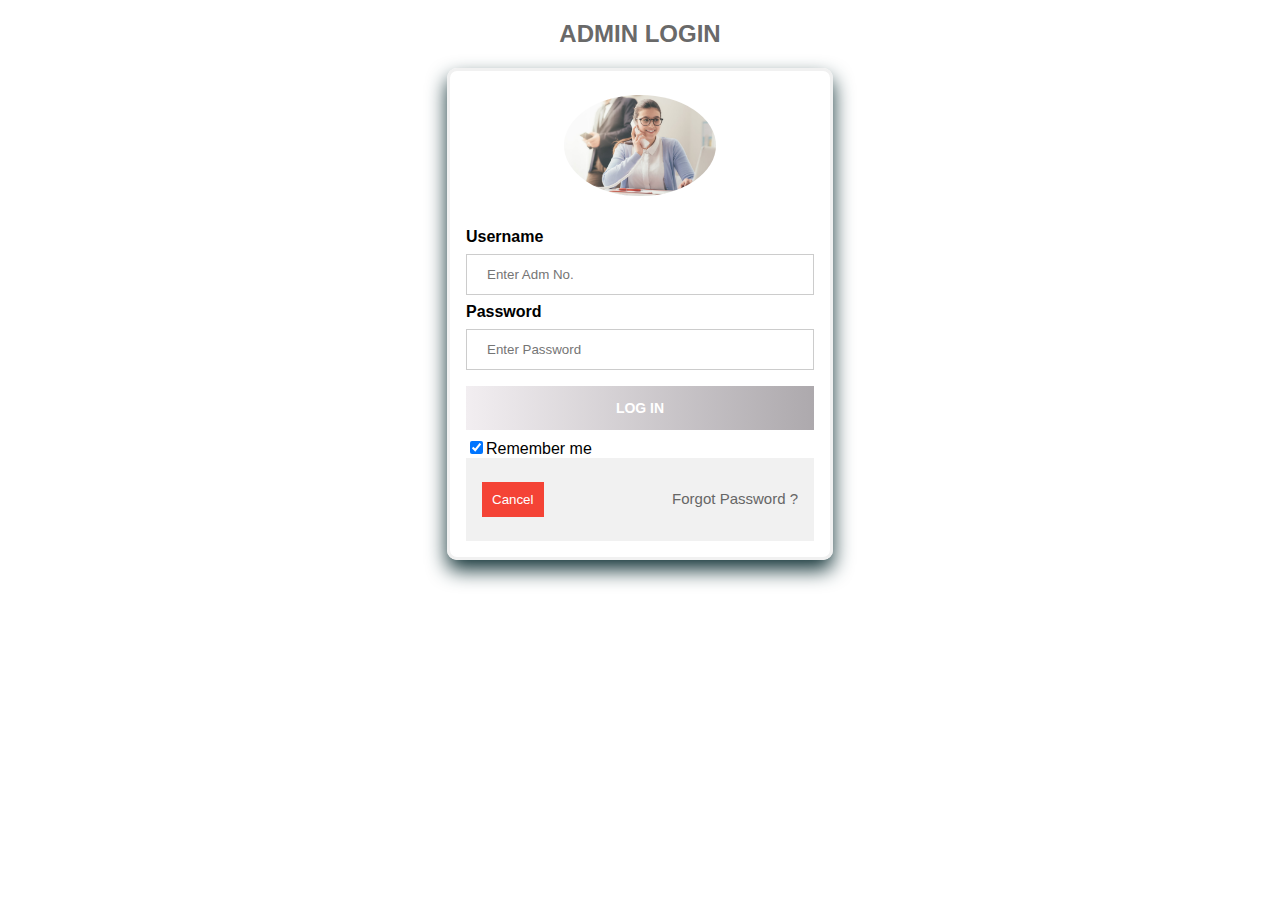
<file: admin.html>
<!DOCTYPE html>
<html lang="en">
<head>
    <meta charset="UTF-8">
    <meta http-equiv="X-UA-Compatible" content="IE=edge">
    <meta name="viewport" content="width=device-width, initial-scale=1.0">
    <link rel="stylesheet" href="lstylesheet.css">
    <title>Log In</title>
</head>
<body>
    <h2>Admin Login</h2>
    <form action="admin.jsp" method="post">
        <div class="imgcontainer">
            <img src="adminn.jpg" alt="Avatar">
        </div>
        <div class="container">
            <label for="username">Username</label>
            <input type="text" placeholder="Enter Adm No." name="uname" required>
            <label for="password">Password</label>
            <input type="password" placeholder="Enter Password" name="pws" required>
            <button type="submit" class="login-btn">Log In</button>
            <label for="remember">
                <input type="checkbox" checked="checked" name="remember">Remember me
            </label>
            <div class="container" style="background-color: #f1f1f1;">
                <button type="button" class="cancel-btn"> Cancel</button>
                <a href="#">Forgot Password ?</a>
            </div>
        </div>
    </form>
</body>
</html>
</file>
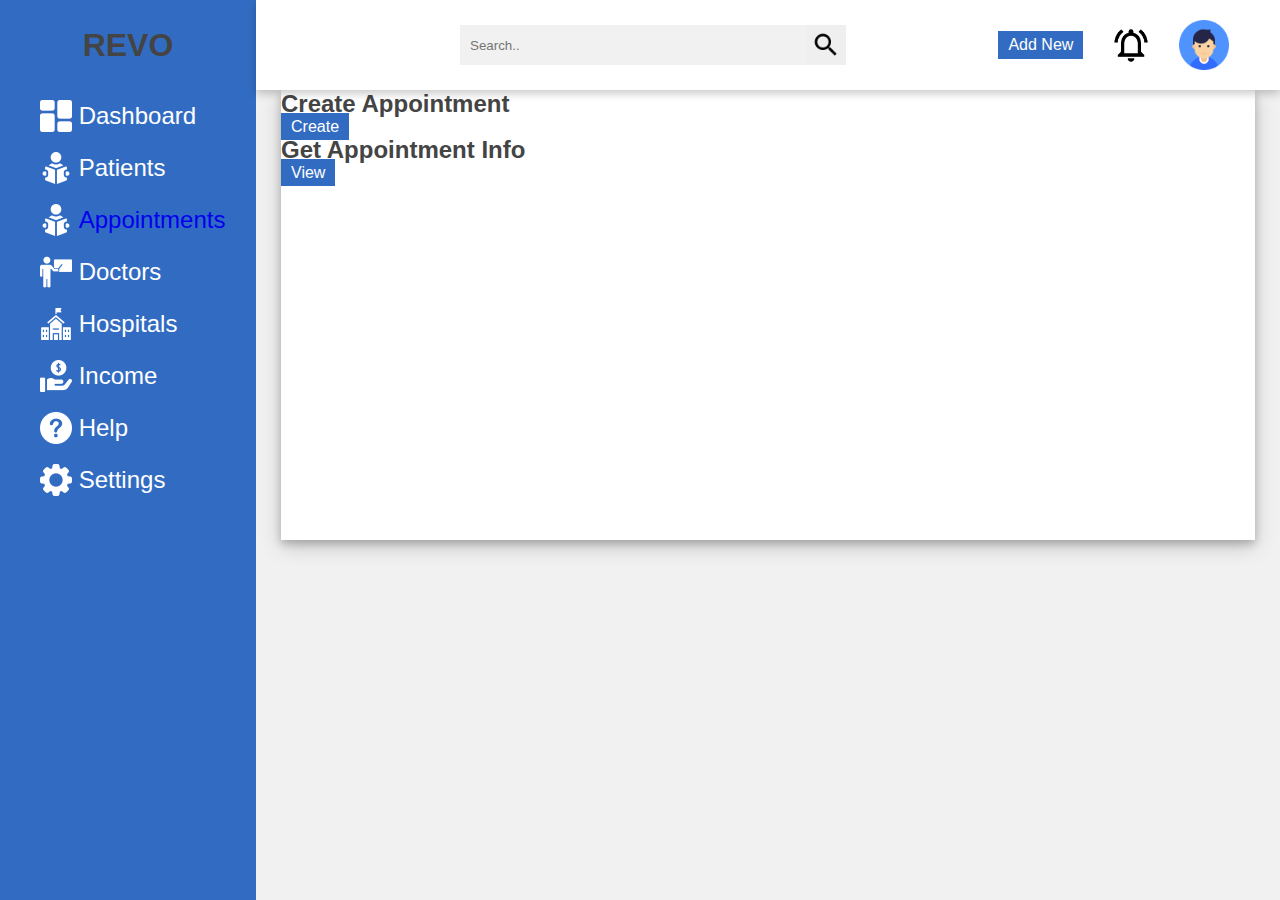
<file: appointments.html>
<!DOCTYPE html>
<html lang="en">

<head>
    <meta charset="UTF-8">
    <meta http-equiv="X-UA-Compatible" content="IE=edge">
    <meta name="viewport" content="width=device-width, initial-scale=1.0">
    <link rel="stylesheet" href="styles.css">
    <title>Admin Panel</title>
</head>

<body>
    <div class="side-menu">
        <div class="brand-name">
            <h1>REVO</h1>
        </div>
        <ul>
            <li><img src="dashboard (2).png" alt="">&nbsp; <span>Dashboard</span> </li>
            <li><img src="reading-book (1).png" alt="">&nbsp;<span>Patients</span> </li>
            <li><img src="reading-book (1).png" alt="">&nbsp;<span><a href="appointments.html">Appointments</a></span> </li>
            <li><img src="teacher2.png" alt="">&nbsp;<span>Doctors</span> </li>
            <li><img src="school.png" alt="">&nbsp;<span>Hospitals</span> </li>
            <li><img src="payment.png" alt="">&nbsp;<span>Income</span> </li>
            <li><img src="help-web-button.png" alt="">&nbsp; <span>Help</span></li>
            <li><img src="settings.png" alt="">&nbsp;<span>Settings</span> </li>
        </ul>
    </div>
    <div class="container">
        <div class="header">
            <div class="nav">
                <div class="search">
                    <input type="text" placeholder="Search..">
                    <button type="submit"><img src="search.png" alt=""></button>
                </div>
                <div class="user">
                    <a href="#" class="btn">Add New</a>
                    <img src="notifications.png" alt="">
                    <div class="img-case">
                        <img src="user.png" alt="">
                    </div>
                </div>
            </div>
        </div>
        <div class="content">
            <div class="content-2">
                <div class="recent-payments">
                    <div class="appointment-info">
                        <h2>Create Appointment</h2>
                        <a href="createappointments.html" class="btn">Create</a>
                    </div>
                    <div class="appointment-info">
                        <h2>Get Appointment Info</h2>
                        <a href="getappointments.html" class="btn">View</a>
                    </div>
                </div>
            </div>
        </div>
    </div>
</body>

</html>
</file>
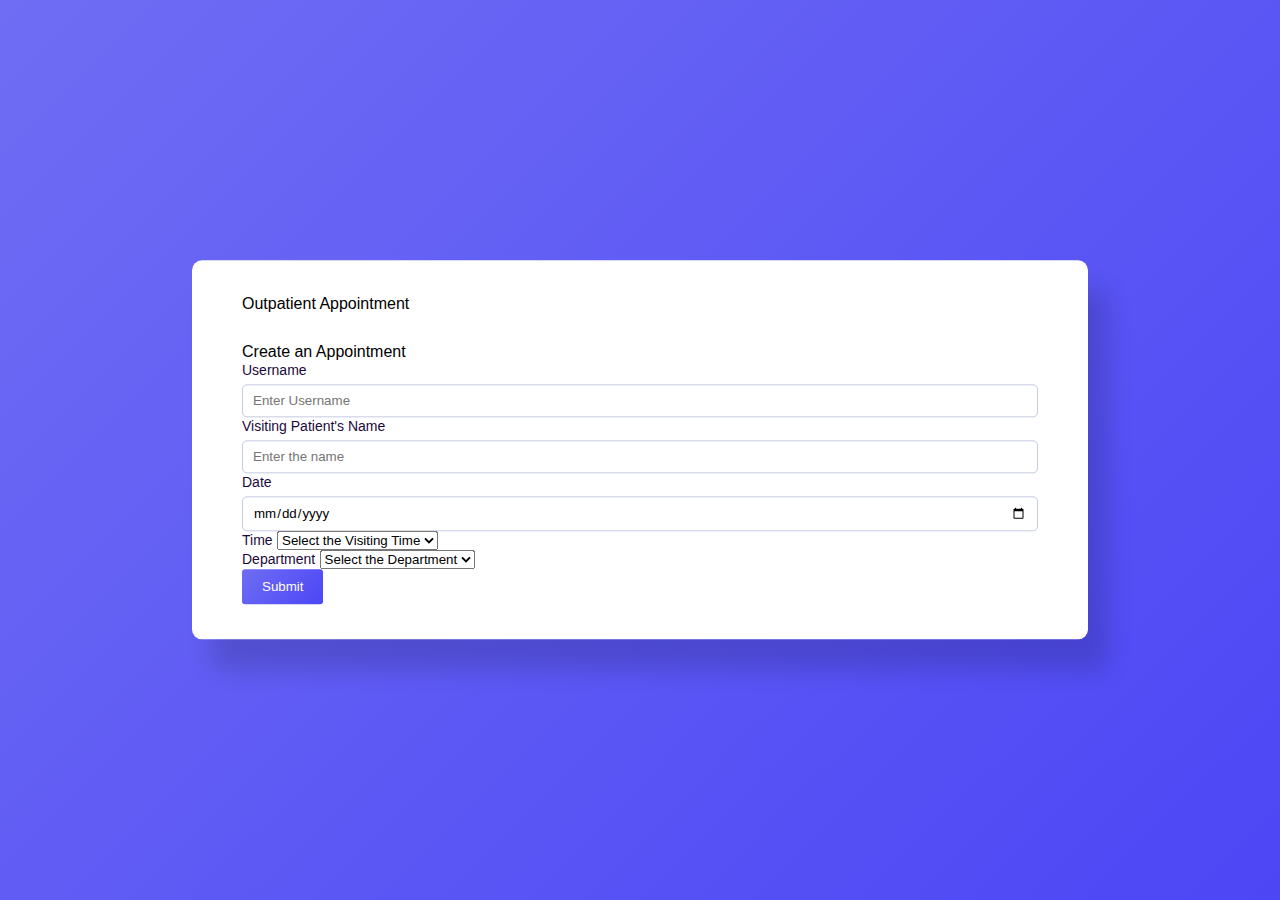
<file: createappointments.html>
<!DOCTYPE html>
<html lang="en">
<head>
    <meta charset="UTF-8">
    <meta http-equiv="X-UA-Compatible" content="IE=edge">
    <meta name="viewport" content="width=device-width, initial-scale=1.0">
    
    <!----======== CSS ======== -->
    <link rel="stylesheet" href="style.css">
     
    <!----===== Iconscout CSS ===== -->
    <link rel="stylesheet" href="https://unicons.iconscout.com/release/v4.0.0/css/line.css">

    <title>Create an Appointment</title> 
</head>
<body>
    <div class="container">
        <header>Outpatient Appointment</header>

        <form action="createappointments.jsp" method="post">
            <div class="form first">
                <div class="details personal">
                    <span class="title">Create an Appointment</span>

                    <div class="fields">
                        <div class="input-field">
                            <label>Username</label>
                            <input type="text" placeholder="Enter Username" name="uname" required>
                        </div>
                        <div class="input-field">
                            <label>Visiting Patient's Name</label>
                            <input type="text" placeholder="Enter the name" name="vname" required>
                        </div>
                        <div class="input-field">
                            <label>Date</label>
                            <input type="date" placeholder="Enter the date" name="date" required>
                        </div>
                        <div class="input-field">
                            <label>Time</label>
                            <select name="time" required>
                                <option disabled selected>Select the Visiting Time</option>
                                <option>Forenoon</option>
                                <option>Afternoon</option>
                                <option>Evening</option>
                            </select>
                        </div>
                        <div class="input-field">
                            <label>Department</label>
                            <select name="dept" required>
                                <option disabled selected>Select the Department</option>
                                <option>General Medicine</option>
                                <option>ENT</option>
                                <option>Neurology</option>
                                <option>Cardiology</option>
                                <option>Gastrology</option>
                                <option>Orthopaedics</option>
                                <option>Padeatrics</option>
                                <option>Urology</option>
                                <option>Oncology</option>
                                <option>Nephrology</option>
                                <option>Pulmonology</option>
                                <option>Rheumanology</option>
                                <option>Radiology</option>
                                <option>Psychiatry</option>
                            </select>
                        </div>
                    </div>
                </div>

                <div class="buttons">
                    <button class="sumbit">
                        <span class="btnText">Submit</span>
                        <i class="uil uil-navigator"></i>
                    </button>
                </div>
            </div>
        </form>
    </div>

    <script src="script.js"></script>
</body>
</html>
</file>
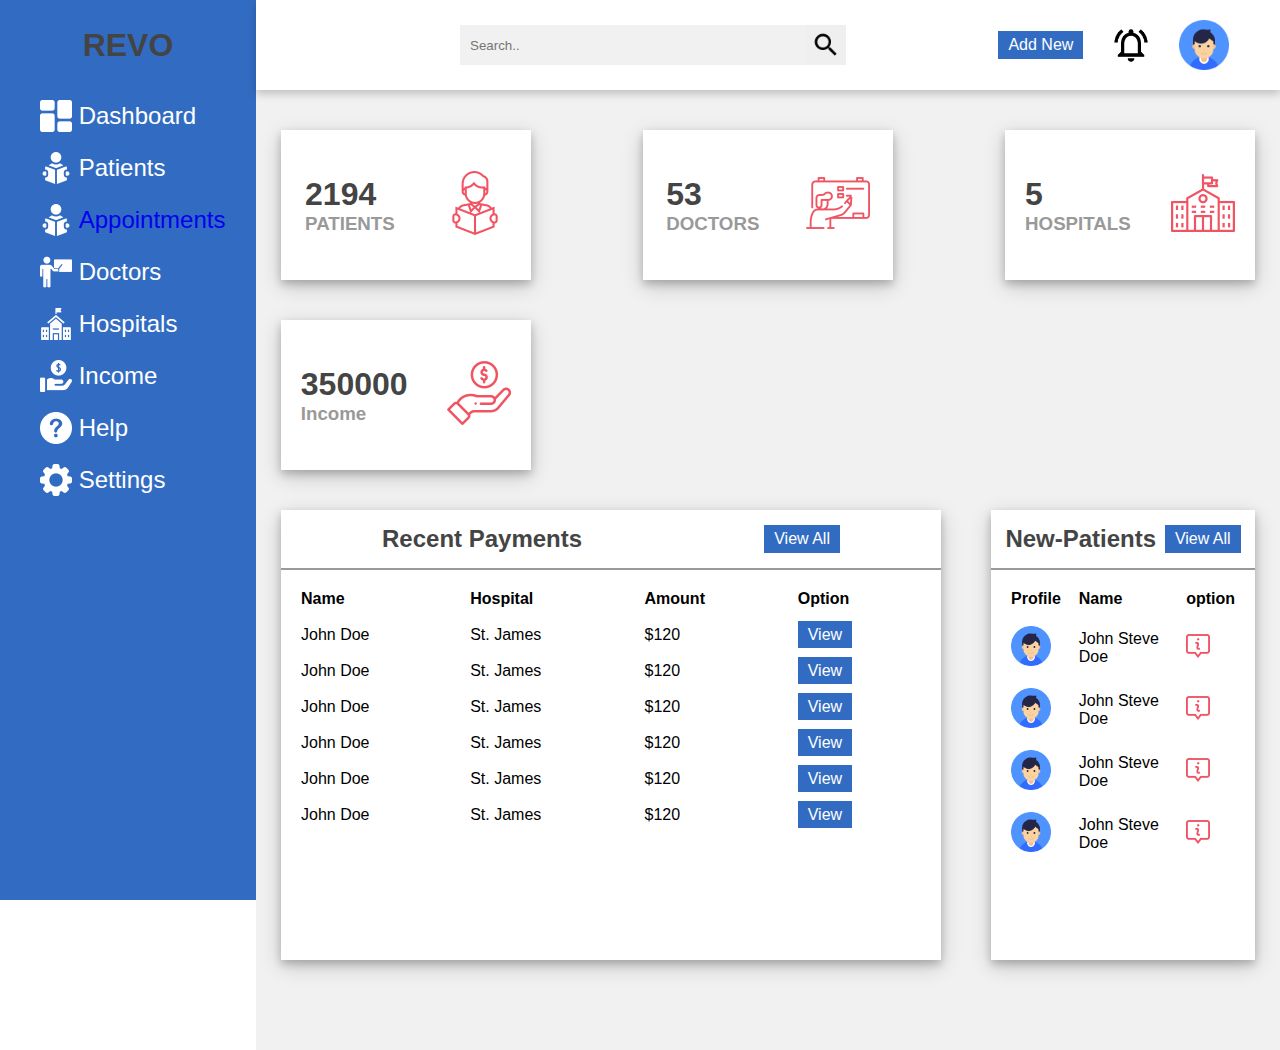
<file: dashboard.html>
<!DOCTYPE html>
<html lang="en">

<head>
    <meta charset="UTF-8">
    <meta http-equiv="X-UA-Compatible" content="IE=edge">
    <meta name="viewport" content="width=device-width, initial-scale=1.0">
    <link rel="stylesheet" href="styles.css">
    <title>Admin Panel</title>
</head>

<body>
    <div class="side-menu">
        <div class="brand-name">
            <h1>REVO</h1>
        </div>
        <ul>
            <li><img src="dashboard (2).png" alt="">&nbsp; <span>Dashboard</span> </li>
            <li><img src="reading-book (1).png" alt="">&nbsp;<span>Patients</span> </li>
            <li><img src="reading-book (1).png" alt="">&nbsp;<span><a href="appointments.html">Appointments</a></span> </li>
            <li><img src="teacher2.png" alt="">&nbsp;<span>Doctors</span> </li>
            <li><img src="school.png" alt="">&nbsp;<span>Hospitals</span> </li>
            <li><img src="payment.png" alt="">&nbsp;<span>Income</span> </li>
            <li><img src="help-web-button.png" alt="">&nbsp; <span>Help</span></li>
            <li><img src="settings.png" alt="">&nbsp;<span>Settings</span> </li>
        </ul>
    </div>
    <div class="container">
        <div class="header">
            <div class="nav">
                <div class="search">
                    <input type="text" placeholder="Search..">
                    <button type="submit"><img src="search.png" alt=""></button>
                </div>
                <div class="user">
                    <a href="#" class="btn">Add New</a>
                    <img src="notifications.png" alt="">
                    <div class="img-case">
                        <img src="user.png" alt="">
                    </div>
                </div>
            </div>
        </div>
        <div class="content">
            <div class="cards">
                <div class="card">
                    <div class="box">
                        <h1>2194</h1>
                        <h3>PATIENTS</h3>
                    </div>
                    <div class="icon-case">
                        <img src="patients.png" alt="">
                    </div>
                </div>
                <div class="card">
                    <div class="box">
                        <h1>53</h1>
                        <h3>DOCTORS</h3>
                    </div>
                    <div class="icon-case">
                        <img src="doctors.png" alt="">
                    </div>
                </div>
                <div class="card">
                    <div class="box">
                        <h1>5</h1>
                        <h3>HOSPITALS</h3>
                    </div>
                    <div class="icon-case">
                        <img src="schools.png" alt="">
                    </div>
                </div>
                <div class="card">
                    <div class="box">
                        <h1>350000</h1>
                        <h3>Income</h3>
                    </div>
                    <div class="icon-case">
                        <img src="income.png" alt="">
                    </div>
                </div>
            </div>
            <div class="content-2">
                <div class="recent-payments">
                    <div class="title">
                        <h2>Recent Payments</h2>
                        <a href="#" class="btn">View All</a>
                    </div>
                    <table>
                        <tr>
                            <th>Name</th>
                            <th>Hospital</th>
                            <th>Amount</th>
                            <th>Option</th>
                        </tr>
                        <tr>
                            <td>John Doe</td>
                            <td>St. James</td>
                            <td>$120</td>
                            <td><a href="#" class="btn">View</a></td>
                        </tr>
                        <tr>
                            <td>John Doe</td>
                            <td>St. James</td>
                            <td>$120</td>
                            <td><a href="#" class="btn">View</a></td>
                        </tr>
                        <tr>
                            <td>John Doe</td>
                            <td>St. James</td>
                            <td>$120</td>
                            <td><a href="#" class="btn">View</a></td>
                        </tr>
                        <tr>
                            <td>John Doe</td>
                            <td>St. James</td>
                            <td>$120</td>
                            <td><a href="#" class="btn">View</a></td>
                        </tr>
                        <tr>
                            <td>John Doe</td>
                            <td>St. James</td>
                            <td>$120</td>
                            <td><a href="#" class="btn">View</a></td>
                        </tr>
                        <tr>
                            <td>John Doe</td>
                            <td>St. James</td>
                            <td>$120</td>
                            <td><a href="#" class="btn">View</a></td>
                        </tr>
                    </table>
                </div>
                <div class="new-patients">
                    <div class="title">
                        <h2>New-Patients</h2>
                        <a href="#" class="btn">View All</a>
                    </div>
                    <table>
                        <tr>
                            <th>Profile</th>
                            <th>Name</th>
                            <th>option</th>
                        </tr>
                        <tr>
                            <td><img src="user.png" alt=""></td>
                            <td>John Steve Doe</td>
                            <td><img src="info.png" alt=""></td>
                        </tr>
                        <tr>
                            <td><img src="user.png" alt=""></td>
                            <td>John Steve Doe</td>
                            <td><img src="info.png" alt=""></td>
                        </tr>
                        <tr>
                            <td><img src="user.png" alt=""></td>
                            <td>John Steve Doe</td>
                            <td><img src="info.png" alt=""></td>
                        </tr>
                        <tr>
                            <td><img src="user.png" alt=""></td>
                            <td>John Steve Doe</td>
                            <td><img src="info.png" alt=""></td>
                        </tr>

                    </table>
                </div>
            </div>
        </div>
    </div>
</body>

</html>
</file>
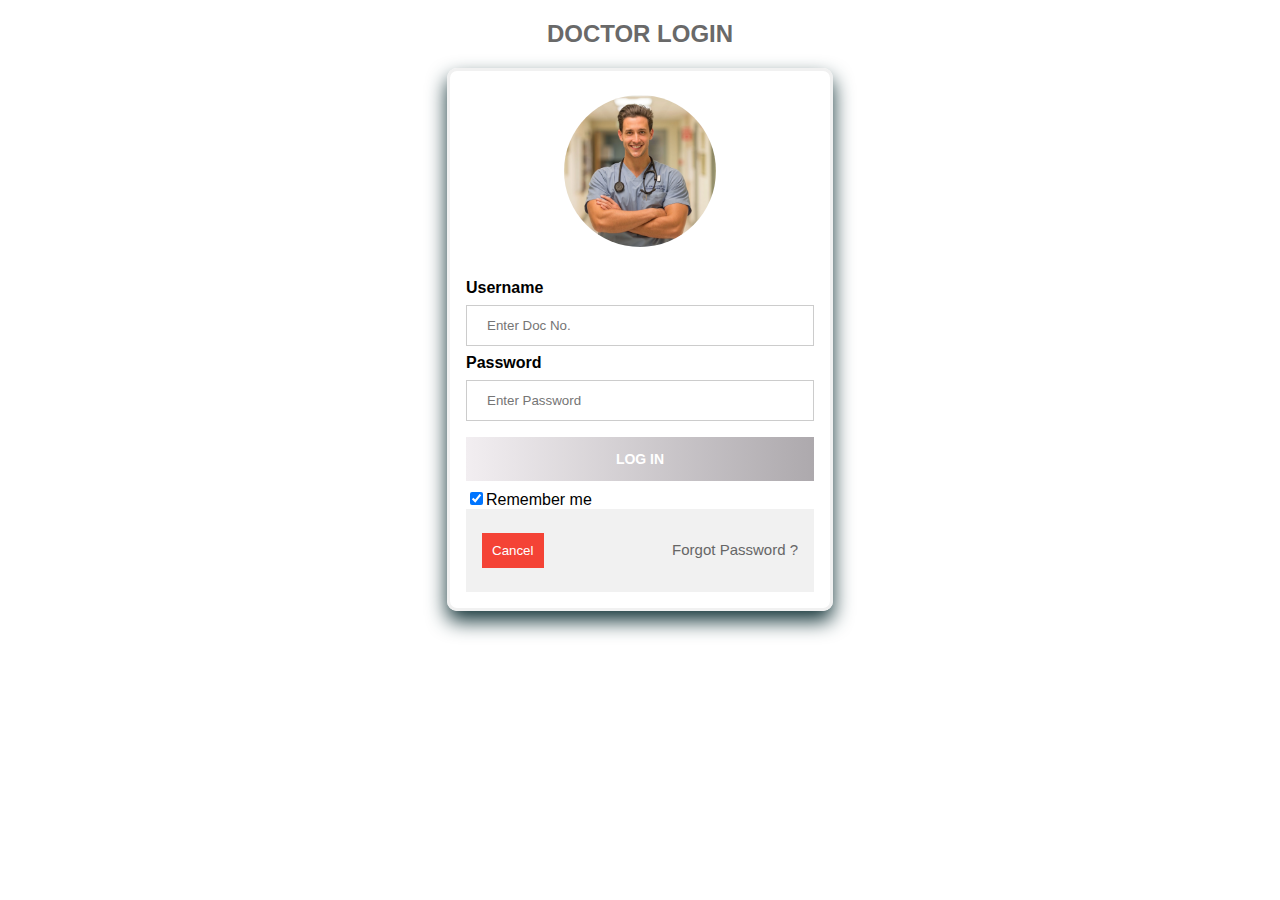
<file: doctor.html>
<!DOCTYPE html>
<html lang="en">
<head>
    <meta charset="UTF-8">
    <meta http-equiv="X-UA-Compatible" content="IE=edge">
    <meta name="viewport" content="width=device-width, initial-scale=1.0">
    <link rel="stylesheet" href="lstylesheet.css">
    <title>Log In</title>
</head>
<body>
    <h2>Doctor Login</h2>
    <form action="doctor.jsp" method="post">
        <div class="imgcontainer">
            <img src="doctor.jpg" alt="Avatar">
        </div>
        <div class="container">
            <label for="username">Username</label>
            <input type="text" placeholder="Enter Doc No." name="uname" required>
            <label for="password">Password</label>
            <input type="password" placeholder="Enter Password" name="pws" required>
            <button type="submit" class="login-btn">Log In</button>
            <label for="remember">
                <input type="checkbox" checked="checked" name="remember">Remember me
            </label>
            <div class="container" style="background-color: #f1f1f1;">
                <button type="button" class="cancel-btn"> Cancel</button>
                <a href="#">Forgot Password ?</a>
            </div>
        </div>
    </form>
</body>
</html>
</file>
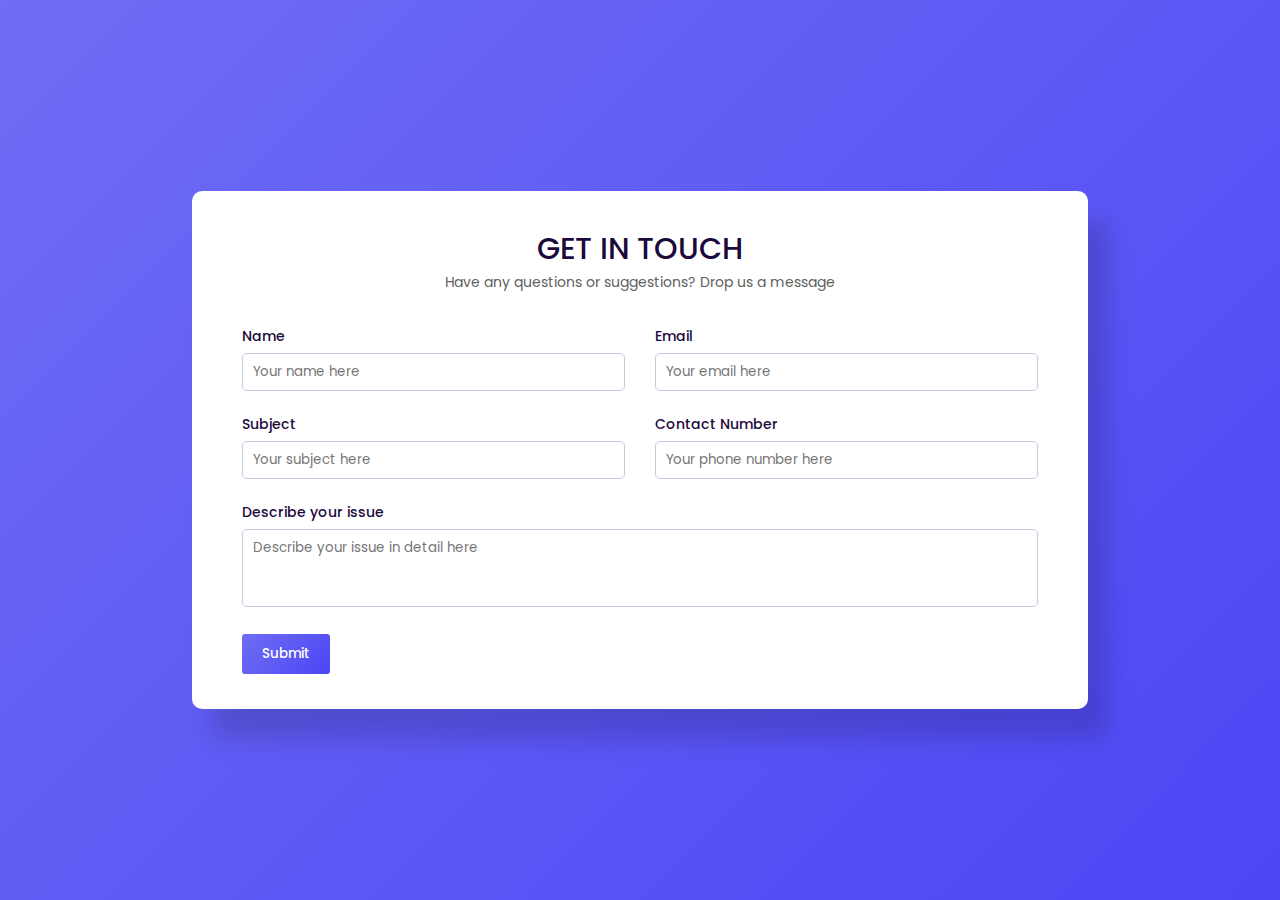
<file: feedback.html>
<!DOCTYPE html>
<html lang="en">
<head>
    <meta name="viewport" content="width=device-width, initial-scale=1.0">
    <title>Responsive Form</title>
    <!--Google Font-->
    <link href="https://fonts.googleapis.com/css2?family=Poppins:wght@400;500&display=swap" rel="stylesheet">
    <!--Stylesheet-->
    <link rel="stylesheet" href="style.css">
</head>
<body>
    <div class="container">
        <h1>GET IN TOUCH</h1>
        <p>Have any questions or suggestions? Drop us a message</p>
        <form>
            <div class="row">
                <div class="column">
                    <label for="name">Name</label>
                    <input type="text" id="name" placeholder="Your name here">
                </div>
                <div class="column">
                    <label for="email">Email</label>
                    <input type="email" id="email" placeholder="Your email here">
                </div>
            </div>
            <div class="row">
                <div class="column">
                    <label for="subject">Subject</label>
                    <input type="text" id="subject" placeholder="Your subject here">
                </div>
                <div class="column">
                    <label for="contact">Contact Number</label>
                    <input type="tel" id="contact" placeholder="Your phone number here">
                </div>
            </div>
            <div class="row">
                <div class="column">
                    <label for="issue">Describe your issue</label>
                    <textarea id="issue" placeholder="Describe your issue in detail here" rows="3"></textarea>
                </div>
            </div>
            <button>Submit</button>
        </form>
    </div>
</body>
</html>
</file>
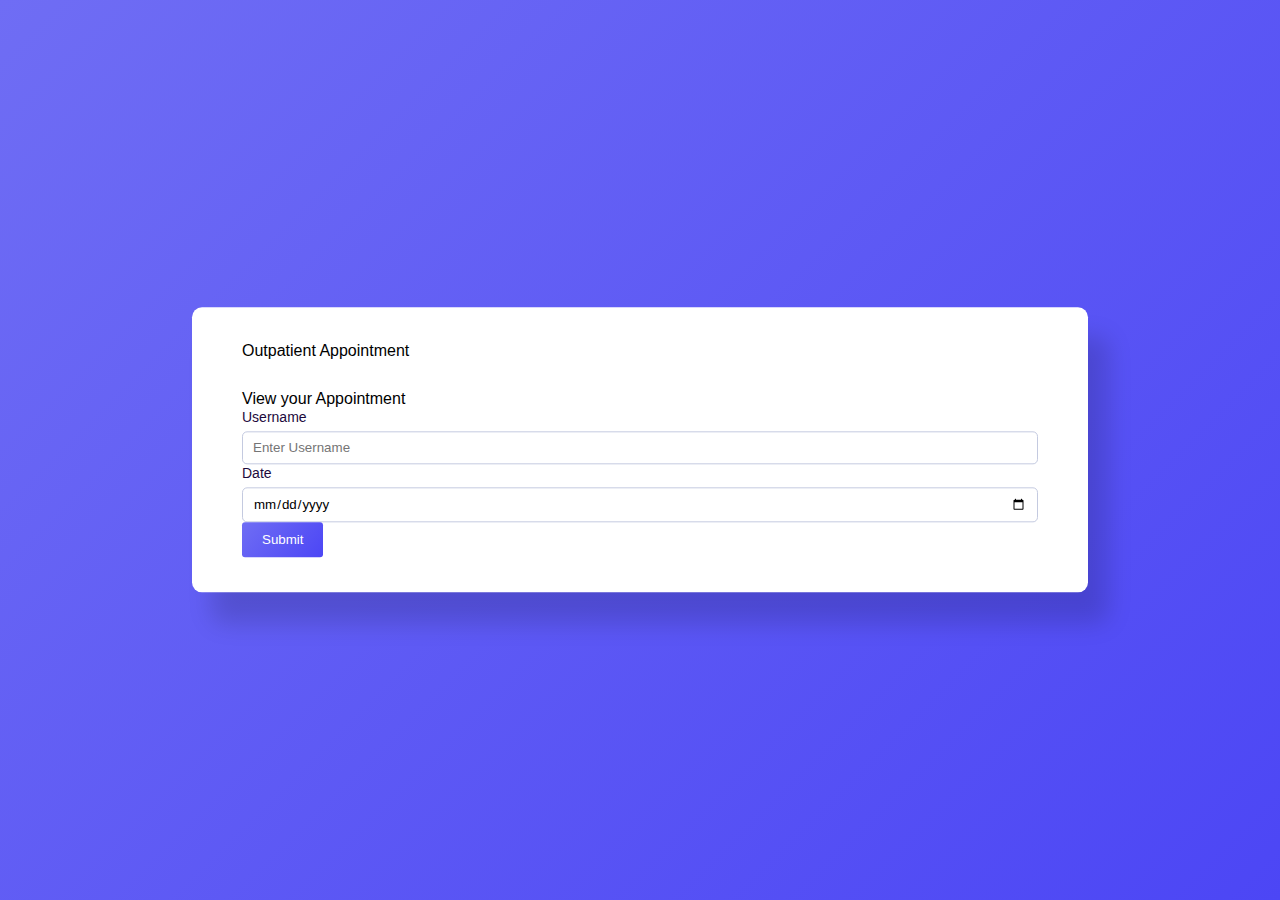
<file: getappointments.html>
<!DOCTYPE html>
<html lang="en">
<head>
    <meta charset="UTF-8">
    <meta http-equiv="X-UA-Compatible" content="IE=edge">
    <meta name="viewport" content="width=device-width, initial-scale=1.0">
    
    <!----======== CSS ======== -->
    <link rel="stylesheet" href="style.css">
     
    <!----===== Iconscout CSS ===== -->
    <link rel="stylesheet" href="https://unicons.iconscout.com/release/v4.0.0/css/line.css">

    <title>View your Appointment</title> 
</head>
<body>
    <div class="container">
        <header>Outpatient Appointment</header>

        <form action="viewappointments.jsp" method="post">
            <div class="form first">
                <div class="details personal">
                    <span class="title">View your Appointment</span>

                    <div class="fields">
                        <div class="input-field">
                            <label>Username</label>
                            <input type="text" placeholder="Enter Username" name="uname" required>
                        </div>
                        <div class="input-field">
                            <label>Date</label>
                            <input type="date" placeholder="Enter the date" name="date" required>
                        </div>
                    </div>
                </div>

                <div class="buttons">
                    <button class="sumbit">
                        <span class="btnText">Submit</span>
                        <i class="uil uil-navigator"></i>
                    </button>
                </div>
            </div>
        </form>
    </div>

    <script src="script.js"></script>
</body>
</html>
</file>
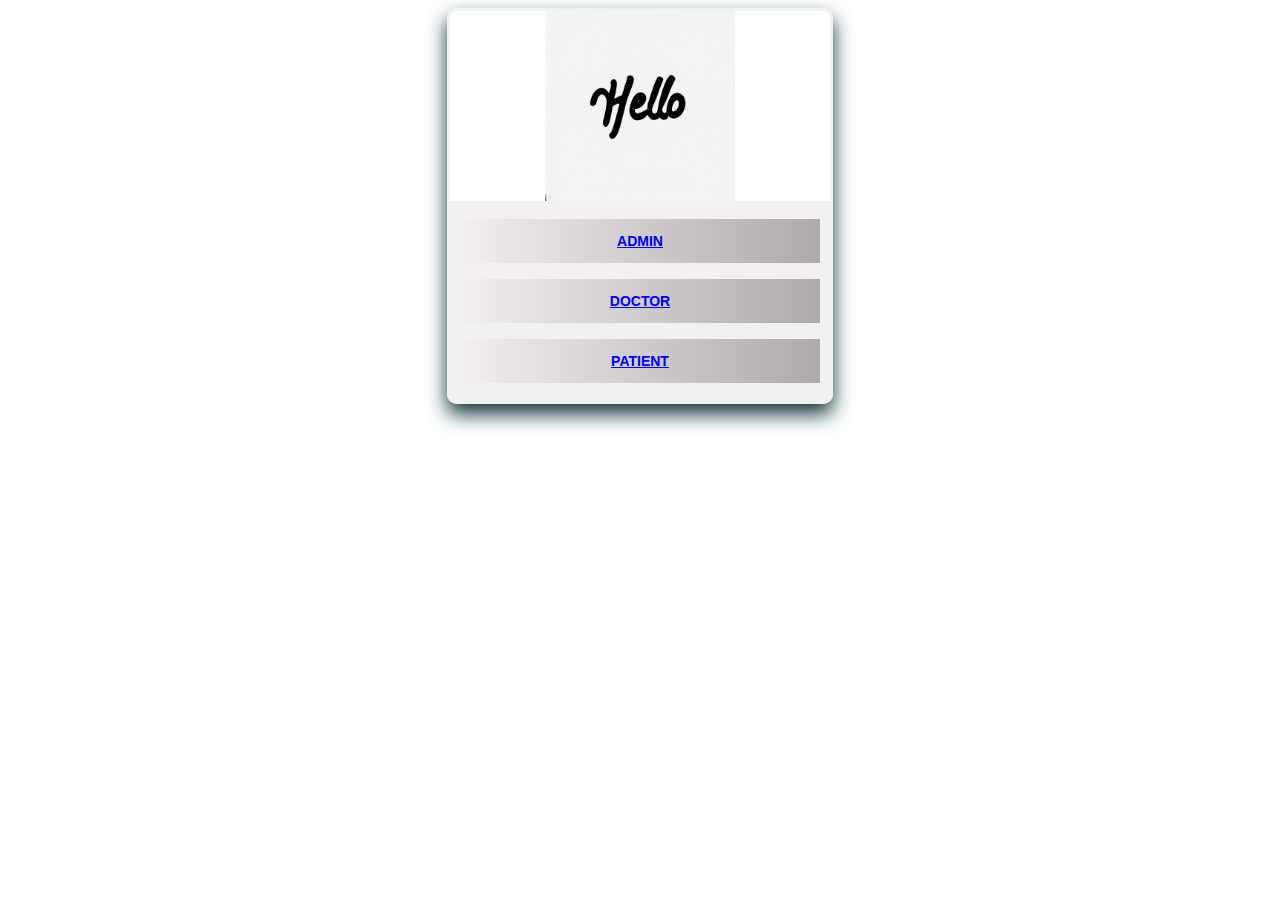
<file: login.html>
<!DOCTYPE html>
<html lang="en">
<head>
    <meta charset="UTF-8">
    <meta http-equiv="X-UA-Compatible" content="IE=edge">
    <meta name="viewport" content="width=device-width, initial-scale=1.0">
    <link rel="stylesheet" href="hpage.css">
    <title>HomePage</title>
</head>
<body>
    <form action="" method="post">
        <div class="himgcontainer">
            <img src="welcome.jpeg" alt="welcomephoto" class="center">
        </div>
        <div class="container" style="background-color: #f1f1f1;">
            <button type="button" class="admin-btn"><a href="admin.html">Admin</a></button>
            <button type="button" class="doctor-btn"><a href="doctor.html">Doctor</a></button>
            <button type="button" class="patient-btn"><a href="patient.html">Patient</a></button>
            <!-- <button type="button" class="searchpar-btn"><a href="searchparticular.html">Search a Particular</a></button>
            <button type="button" class="delete-btn"><a href="delete.html">Delete Data</a></button>
            <button type="button" class="aboutus-btn"><a href="https://silicon.ac.in/">About us</a></button> -->
        </div>
    </form>
</body>
</html>
</file>
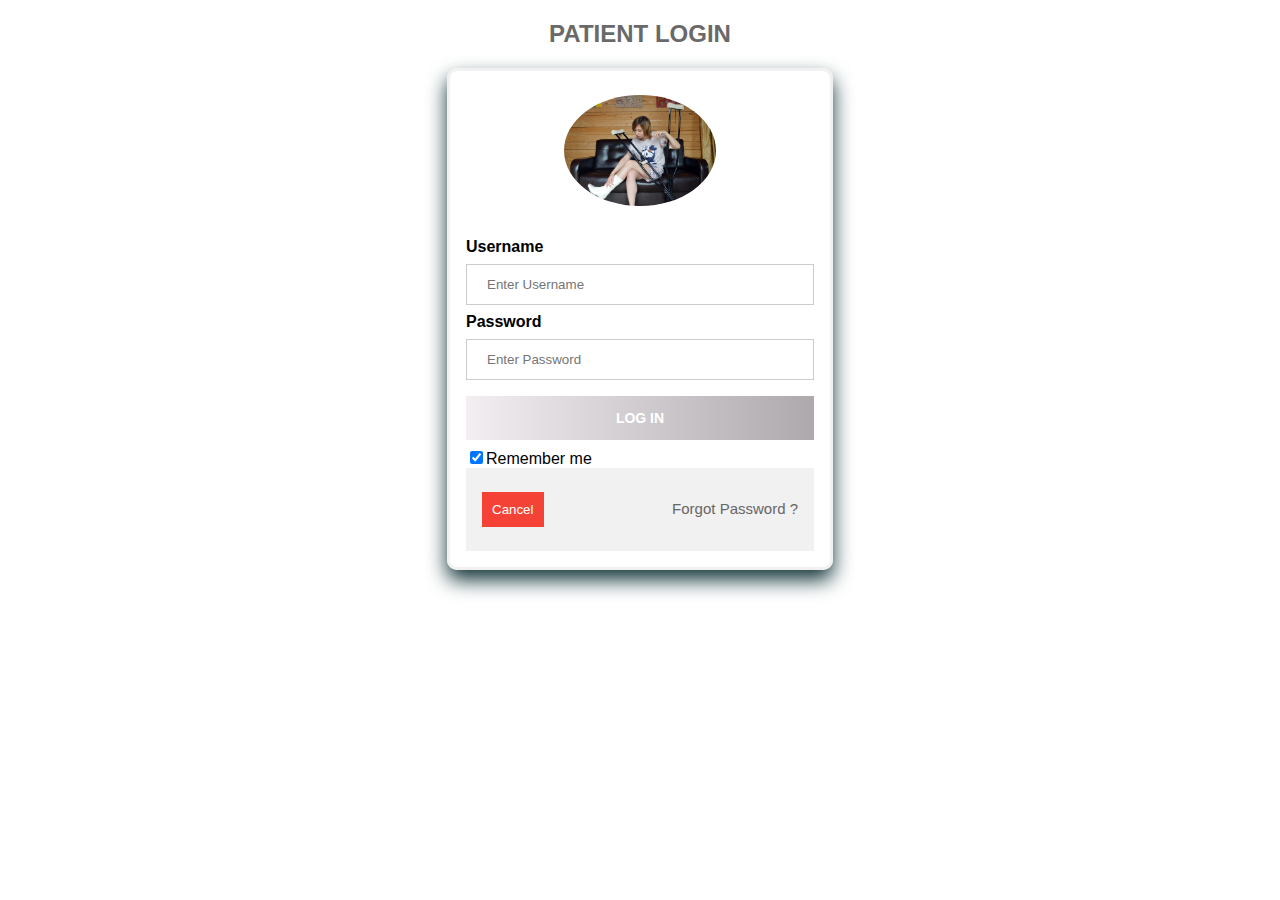
<file: patient.html>
<!DOCTYPE html>
<html lang="en">
<head>
    <meta charset="UTF-8">
    <meta http-equiv="X-UA-Compatible" content="IE=edge">
    <meta name="viewport" content="width=device-width, initial-scale=1.0">
    <link rel="stylesheet" href="lstylesheet.css">
    <title>Log In</title>
</head>
<body>
    <h2>Patient Login</h2>
    <form action="patient.jsp" method="post">
        <div class="imgcontainer">
            <img src="patient.jpg" alt="Avatar">
        </div>
        <div class="container">
            <label for="username">Username</label>
            <input type="text" placeholder="Enter Username" name="uname" required>
            <label for="password">Password</label>
            <input type="password" placeholder="Enter Password" name="pws" required>
            <button type="submit" class="login-btn">Log In</button>
            <label for="remember">
                <input type="checkbox" checked="checked" name="remember">Remember me
            </label>
            <div class="container" style="background-color: #f1f1f1;">
                <button type="button" class="cancel-btn"> Cancel</button>
                <a href="#">Forgot Password ?</a>
            </div>
        </div>
    </form>
</body>
</html>
</file>
<file: lstylesheet.css>
*{
    font-family: Arial, Helvetica, sans-serif;
}
h2{
    text-align: center;
    text-transform: uppercase;
    color: dimgray;
}
form{
    width: 380px;
    height: auto;
    margin-left: auto;
    margin-right: auto;
    border: 3px solid #f1f1f1;
    border-radius: 10px;
    box-shadow: 0 10px 20px #143539;
    overflow: hidden;
}
.imgcontainer{
    text-align: center;
    margin: 24px 0 12px;
}
.imgcontainer img{
    width: 40%;
    border-radius: 50%;
}
.container{
    padding: 16px;
}
input[type=text], input[type=password]{
    width: 100%;
    margin: 8px 0;
    padding: 12px 20px;
    border: 1px solid #ccc;
    box-sizing: border-box;
}
label[for=username], label[for=password]{
    font-weight: bold;
}
button{
    border: none;
    cursor: pointer;
    margin: 8px 0;
}
.login-btn{
    font-size: 14px;
    font-weight: bold;
    padding: 14px 20px;
    background-image: linear-gradient(to right,#f2eef1,#ada9ad);
    color: #fff;
    transition: 0.3s;
    text-transform: uppercase;
    width: 100%;
}
.login-btn:hover{
    background-image: linear-gradient(to right, #ada9ad,#f2eef1);
}
.cancel-btn{
    color: #fff;
    background-color: #f44336;
    padding: 10px 10px;
    transition: 0.3s;
}
.cancel-btn:hover{
    opacity: 0.8;
}
.container a{
    float: right;
    padding-top: 16px;
    font-size: 15px;
    text-decoration: none;
    color: #666666;
}
.container a:hover{
    color: #f2eef1;
}


/*-----------------Searchparticular---------------------*/
.search-btn{
    font-size: 14px;
    font-weight: bold;
    padding: 14px 30px;
    background-image: linear-gradient(to right,#f2eef1,#ada9ad);
    color: #fff;
    transition: 0.3s;
    text-transform: uppercase;
    width: 100%;
}
.search-btn:hover{
    background-image: linear-gradient(to right, #ada9ad,#f2eef1);
}
.spimgcontainer{
    text-align: center;
    margin: 50px 0 50px;
}
.spimgcontainer img{
    width: 50%;
    border-radius: 70%;
}


/*-----------------SearchallbyBranch----------------------*/
.sall-btn{
    font-size: 14px;
    font-weight: bold;
    padding: 14px 30px;
    background-image: linear-gradient(to right,#f2eef1,#ada9ad);
    color: #fff;
    transition: 0.3s;
    text-transform: uppercase;
    width: 100%;
}
.sall-btn:hover{
    background-image: linear-gradient(to right, #ada9ad,#f2eef1);
}
.sbimagecontainer{
    text-align: center;
    margin: 50px 0 50px;
}
.sbimagecontainer{
    width: 100%;
    border-radius: 70%;
}

/*-----------------Delete----------------------------------*/
.delete-btn{
    font-size: 14px;
    font-weight: bold;
    padding: 14px 30px;
    background-image: linear-gradient(to right,#f2eef1,#ada9ad);
    color: #fff;
    transition: 0.3s;
    text-transform: uppercase;
    width: 100%;
}
.delete-btn:hover{
    background-image: linear-gradient(to right, #ada9ad,#f2eef1);
}
.dimgcontainer{
    text-align: center;
    margin: 50px 0 50px;
}
.dimgcontainer img{
    width: 50%;
    border-radius: 70%;
}
</file>
<file: styles.css>
* {
    margin: 0;
    padding: 0;
    box-sizing: border-box;
    font-family: 'Poppins', sans-serif;
}

body {
    min-height: 100vh;
}

a {
    text-decoration: none;
}

li {
    list-style: none;
}

h1,
h2 {
    color: #444;
}

h3 {
    color: #999;
}

.btn {
    background: #326cc2;
    color: white;
    padding: 5px 10px;
    text-align: center;
}

.btn:hover {
    color: #326cc2;
    background: white;
    padding: 3px 8px;
    border: 2px solid #326cc2;
}

.title {
    display: flex;
    align-items: center;
    justify-content: space-around;
    padding: 15px 10px;
    border-bottom: 2px solid #999;
}

table {
    padding: 10px;
}

th,
td {
    text-align: left;
    padding: 8px;
}

.side-menu {
    position: fixed;
    background: #326cc2;
    width: 20vw;
    min-height: 100vh;
    display: flex;
    flex-direction: column;
}

.side-menu .brand-name {
    height: 10vh;
    display: flex;
    align-items: center;
    justify-content: center;
}

.side-menu li {
    font-size: 24px;
    padding: 10px 40px;
    color: white;
    display: flex;
    align-items: center;
}

.side-menu li:hover {
    background: white;
    color: #326cc2;
}

.container {
    position: absolute;
    right: 0;
    width: 80vw;
    height: 100vh;
    background: #f1f1f1;
}

.container .header {
    position: fixed;
    top: 0;
    right: 0;
    width: 80vw;
    height: 10vh;
    background: white;
    display: flex;
    align-items: center;
    justify-content: center;
    box-shadow: 0 4px 8px 0 rgba(0, 0, 0, 0.2);
    z-index: 1;
}

.container .header .nav {
    width: 90%;
    display: flex;
    align-items: center;
}

.container .header .nav .search {
    flex: 3;
    display: flex;
    justify-content: center;
}

.container .header .nav .search input[type=text] {
    border: none;
    background: #f1f1f1;
    padding: 10px;
    width: 50%;
}

.container .header .nav .search button {
    width: 40px;
    height: 40px;
    border: none;
    display: flex;
    align-items: center;
    justify-content: center;
}

.container .header .nav .search button img {
    width: 30px;
    height: 30px;
}

.container .header .nav .user {
    flex: 1;
    display: flex;
    justify-content: space-between;
    align-items: center;
}

.container .header .nav .user img {
    width: 40px;
    height: 40px;
}

.container .header .nav .user .img-case {
    position: relative;
    width: 50px;
    height: 50px;
}

.container .header .nav .user .img-case img {
    position: absolute;
    top: 0;
    left: 0;
    width: 100%;
    height: 100%;
}

.container .content {
    position: relative;
    margin-top: 10vh;
    min-height: 90vh;
    background: #f1f1f1;
}

.container .content .cards {
    padding: 20px 15px;
    display: flex;
    align-items: center;
    justify-content: space-between;
    flex-wrap: wrap;
}

.container .content .cards .card {
    width: 250px;
    height: 150px;
    background: white;
    margin: 20px 10px;
    display: flex;
    align-items: center;
    justify-content: space-around;
    box-shadow: 0 4px 8px 0 rgba(0, 0, 0, 0.2), 0 6px 20px 0 rgba(0, 0, 0, 0.19);
}

.container .content .content-2 {
    min-height: 60vh;
    display: flex;
    justify-content: space-around;
    align-items: flex-start;
    flex-wrap: wrap;
}

.container .content .content-2 .recent-payments {
    min-height: 50vh;
    flex: 5;
    background: white;
    margin: 0 25px 25px 25px;
    box-shadow: 0 4px 8px 0 rgba(0, 0, 0, 0.2), 0 6px 20px 0 rgba(0, 0, 0, 0.19);
    display: flex;
    flex-direction: column;
}

.container .content .content-2 .new-patients {
    flex: 2;
    background: white;
    min-height: 50vh;
    margin: 0 25px;
    box-shadow: 0 4px 8px 0 rgba(0, 0, 0, 0.2), 0 6px 20px 0 rgba(0, 0, 0, 0.19);
    display: flex;
    flex-direction: column;
}

.container .content .content-2 .new-patients table td:nth-child(1) img {
    height: 40px;
    width: 40px;
}

@media screen and (max-width: 1050px) {
    .side-menu li {
        font-size: 18px;
    }
}

@media screen and (max-width: 940px) {
    .side-menu li span {
        display: none;
    }
    .side-menu {
        align-items: center;
    }
    .side-menu li img {
        width: 40px;
        height: 40px;
    }
    .side-menu li:hover {
        background: #326cc2;
        padding: 8px 38px;
        border: 2px solid white;
    }
}

@media screen and (max-width:536px) {
    .brand-name h1 {
        font-size: 16px;
    }
    .container .content .cards {
        justify-content: center;
    }
    .side-menu li img {
        width: 30px;
        height: 30px;
    }
    .container .content .content-2 .recent-payments table th:nth-child(2),
    .container .content .content-2 .recent-payments table td:nth-child(2) {
        display: none;
    }
}
</file>
<file: style.css>
*,
*:before,
*:after{
    padding: 0;
    margin: 0;
    box-sizing: border-box;
    font-family: "Poppins",sans-serif;
    font-weight: 500;
}
body{
    height: 100vh;
    background: linear-gradient(
        135deg,
        #6f6df4,
        #4c46f5
    );
}
.container{
    background-color: #ffffff;
    width: 70%;
    min-width: 420px;
    padding: 35px 50px;
    transform: translate(-50%,-50%);
    position: absolute;
    left: 50%;
    top: 50%;
    border-radius: 10px;
    box-shadow: 20px 30px 25px rgba(0,0,0,0.15);
}
h1{
    font-size: 30px;
    text-align: center;
    color: #1c093c;
}
p{
    position: relative;
    margin: auto;
    width: 100%;
    text-align: center;
    color: #606060;
    font-size: 14px;
    font-weight: 400;
}
form{
    width: 100%;
    position: relative;
    margin: 30px auto 0 auto;
}
.row{
    width: 100%;
    display: grid;
    grid-template-columns: repeat(auto-fit, minmax(300px,1fr));
    grid-gap: 20px 30px;
    margin-bottom: 20px;
}
label{
    color: #1c093c;
    font-size: 14px;
}
textarea,
input{
    width: 100%;
    font-weight: 400;
    padding: 8px 10px;
    border-radius: 5px;
    border: 1.2px solid #c4cae0;
    margin-top: 5px;
}
textarea{
    resize: none;
}
textarea:focus,
input:focus{
    outline: none;
    border-color: #6f6df4;
}
button{
    border: none;
    padding: 10px 20px;
    background: linear-gradient(
        130deg,
        #6f6df4,
        #4c46f5
    );
    color: #ffffff;
    border-radius: 3px;
}
</file>
<file: hpage.css>
*{
    font-family: Arial, Helvetica, sans-serif;
}
h2{
    text-align: center;
    text-transform: uppercase;
    color: dimgray;
}
form{
    width: 380px;
    height: auto;
    margin-left: auto;
    margin-right: auto;
    border: 3px solid #f1f1f1;
    border-radius: 10px;
    box-shadow: 0 10px 20px #143539;
    overflow: hidden;
}
.center{
    display: block;
    margin-left: auto;
    margin-right: auto;
    width: 50%;
}

.container{
    padding: 10px;
}
button{
    border: none;
    cursor: pointer;
    margin: 8px 0;
}
.admin-btn{
    font-size: 14px;
    font-weight: bold;
    padding: 14px 30px;
    background-image: linear-gradient(to right,#f2eef1,#ada9ad);
    color: #fff;
    transition: 0.3s;
    text-transform: uppercase;
    width: 100%;
}
.admin-btn:hover{
    background-image: linear-gradient(to right,#ada9ad,#f2eef1);
}
.doctor-btn{
    font-size: 14px;
    font-weight: bold;
    padding: 14px 30px;
    background-image: linear-gradient(to right,#f2eef1,#ada9ad);
    color: #fff;
    transition: 0.3s;
    text-transform: uppercase;
    width: 100%;
}
.doctor-btn:hover{
    background-image: linear-gradient(to right, #ada9ad,#f2eef1);
}
.patient-btn{
    font-size: 14px;
    font-weight: bold;
    padding: 14px 30px;
    background-image: linear-gradient(to right,#f2eef1,#ada9ad);
    color: #fff;
    transition: 0.3s;
    text-transform: uppercase;
    width: 100%;
}
.patient-btn:hover{
    background-image: linear-gradient(to right, #ada9ad,#f2eef1);
}
</file>
